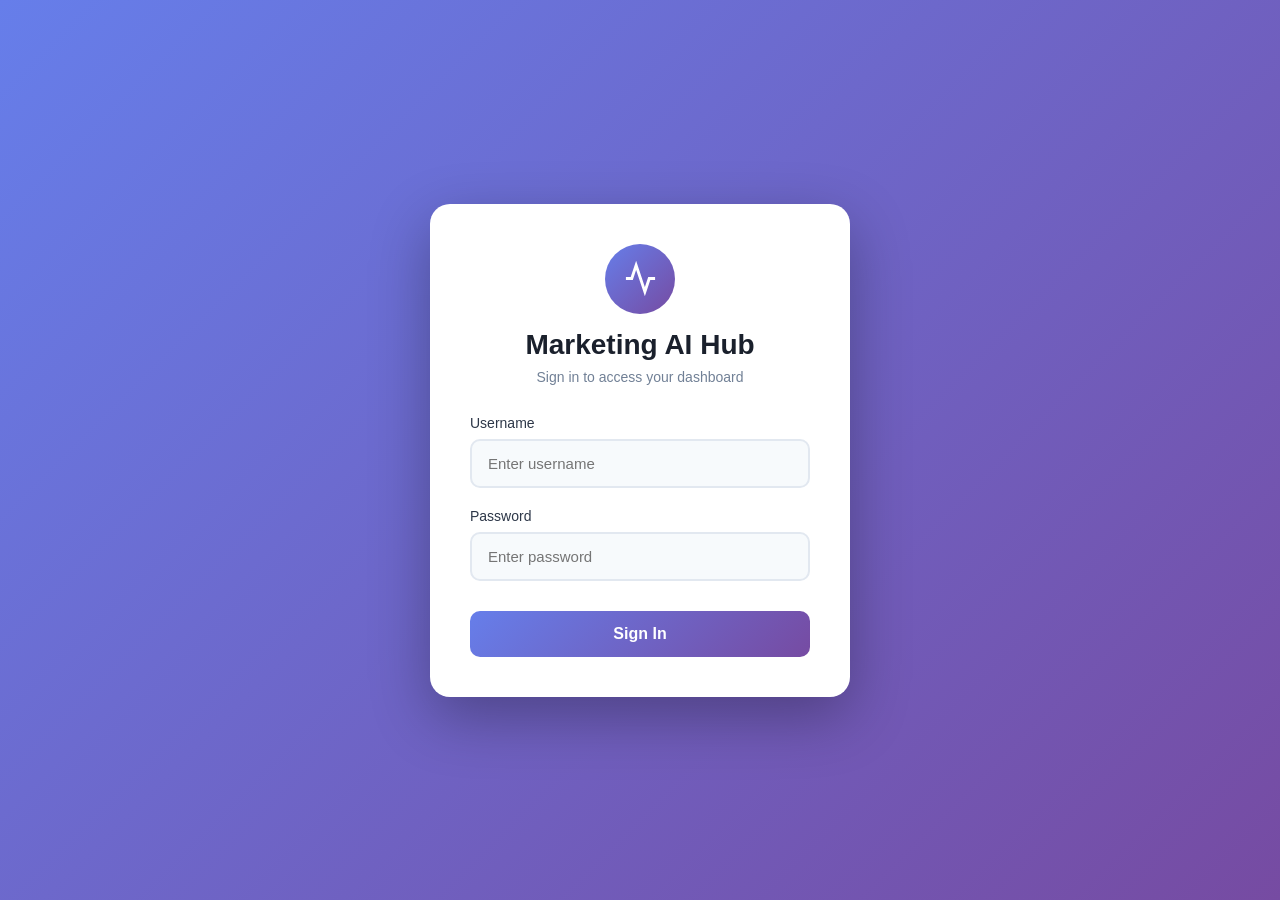
<file: dashboard.html>
<!DOCTYPE html>
<html lang="en">
<head>
    <meta charset="UTF-8">
    <meta name="viewport" content="width=device-width, initial-scale=1.0">
    <title>Twin Innovators — AI Marketing Command Center</title>
    <meta name="description" content="Twin Innovators AI-powered marketing platform dashboard. Unified command center for sentiment analysis, lead scoring, campaign generation, and more.">
    <link rel="preconnect" href="https://fonts.googleapis.com">
    <link rel="preconnect" href="https://fonts.gstatic.com" crossorigin>
    <link href="https://fonts.googleapis.com/css2?family=Inter:wght@300;400;500;600;700;800;900&display=swap" rel="stylesheet">
    <style>
        /* ===== CSS RESET & VARIABLES ===== */
        *, *::before, *::after {
            margin: 0;
            padding: 0;
            box-sizing: border-box;
        }

        :root {
            /* Dark theme (default) */
            --bg-primary: #0a0e1a;
            --bg-secondary: #111827;
            --bg-card: rgba(17, 24, 39, 0.7);
            --bg-card-hover: rgba(25, 35, 55, 0.85);
            --bg-glass: rgba(255, 255, 255, 0.04);
            --bg-glass-border: rgba(255, 255, 255, 0.08);
            --text-primary: #f1f5f9;
            --text-secondary: #94a3b8;
            --text-muted: #64748b;
            --border-color: rgba(255, 255, 255, 0.06);
            --shadow-color: rgba(0, 0, 0, 0.4);
            --accent-blue: #3b82f6;
            --accent-purple: #8b5cf6;
            --accent-cyan: #06b6d4;
            --accent-emerald: #10b981;
            --accent-orange: #f97316;
            --accent-rose: #f43f5e;
            --accent-amber: #f59e0b;
            --accent-indigo: #6366f1;
            --glow-blue: rgba(59, 130, 246, 0.15);
            --glow-purple: rgba(139, 92, 246, 0.15);
            --sidebar-width: 260px;
            --header-height: 72px;
        }

        body.light-mode {
            --bg-primary: #f0f2f5;
            --bg-secondary: #ffffff;
            --bg-card: rgba(255, 255, 255, 0.85);
            --bg-card-hover: rgba(255, 255, 255, 0.95);
            --bg-glass: rgba(255, 255, 255, 0.6);
            --bg-glass-border: rgba(0, 0, 0, 0.08);
            --text-primary: #0f172a;
            --text-secondary: #475569;
            --text-muted: #94a3b8;
            --border-color: rgba(0, 0, 0, 0.06);
            --shadow-color: rgba(0, 0, 0, 0.08);
            --glow-blue: rgba(59, 130, 246, 0.08);
            --glow-purple: rgba(139, 92, 246, 0.08);
        }

        /* ===== BASE STYLES ===== */
        html {
            scroll-behavior: smooth;
        }

        body {
            font-family: 'Inter', -apple-system, BlinkMacSystemFont, 'Segoe UI', sans-serif;
            background: var(--bg-primary);
            color: var(--text-primary);
            min-height: 100vh;
            transition: background 0.5s cubic-bezier(0.4, 0, 0.2, 1), color 0.5s cubic-bezier(0.4, 0, 0.2, 1);
            overflow-x: hidden;
        }

        /* ===== ANIMATED BACKGROUND ===== */
        .bg-mesh {
            position: fixed;
            inset: 0;
            z-index: 0;
            pointer-events: none;
            overflow: hidden;
        }

        .bg-mesh::before {
            content: '';
            position: absolute;
            width: 600px;
            height: 600px;
            background: radial-gradient(circle, rgba(59, 130, 246, 0.12) 0%, transparent 70%);
            top: -100px;
            right: -100px;
            animation: float-orb 20s ease-in-out infinite;
        }

        .bg-mesh::after {
            content: '';
            position: absolute;
            width: 500px;
            height: 500px;
            background: radial-gradient(circle, rgba(139, 92, 246, 0.1) 0%, transparent 70%);
            bottom: -80px;
            left: -80px;
            animation: float-orb 25s ease-in-out infinite reverse;
        }

        .bg-orb-3 {
            position: fixed;
            width: 400px;
            height: 400px;
            background: radial-gradient(circle, rgba(6, 182, 212, 0.08) 0%, transparent 70%);
            top: 50%;
            left: 50%;
            transform: translate(-50%, -50%);
            animation: float-orb 18s ease-in-out infinite 5s;
            pointer-events: none;
            z-index: 0;
        }

        body.light-mode .bg-mesh::before {
            background: radial-gradient(circle, rgba(59, 130, 246, 0.06) 0%, transparent 70%);
        }
        body.light-mode .bg-mesh::after {
            background: radial-gradient(circle, rgba(139, 92, 246, 0.05) 0%, transparent 70%);
        }

        @keyframes float-orb {
            0%, 100% { transform: translate(0, 0) scale(1); }
            33% { transform: translate(30px, -40px) scale(1.05); }
            66% { transform: translate(-20px, 20px) scale(0.95); }
        }

        /* ===== PARTICLE CANVAS ===== */
        #particleCanvas {
            position: fixed;
            inset: 0;
            z-index: 0;
            pointer-events: none;
        }

        /* ===== LAYOUT ===== */
        .app-layout {
            display: flex;
            min-height: 100vh;
            position: relative;
            z-index: 1;
        }

        /* ===== SIDEBAR ===== */
        .sidebar {
            width: var(--sidebar-width);
            height: 100vh;
            position: fixed;
            top: 0;
            left: 0;
            z-index: 50;
            background: var(--bg-card);
            backdrop-filter: blur(20px);
            -webkit-backdrop-filter: blur(20px);
            border-right: 1px solid var(--bg-glass-border);
            display: flex;
            flex-direction: column;
            transition: transform 0.4s cubic-bezier(0.4, 0, 0.2, 1), background 0.5s ease;
            overflow-y: auto;
        }

        .sidebar-logo {
            padding: 24px 24px 20px;
            display: flex;
            align-items: center;
            gap: 14px;
            border-bottom: 1px solid var(--border-color);
        }

        .logo-icon {
            width: 44px;
            height: 44px;
            background: linear-gradient(135deg, #3b82f6, #8b5cf6);
            border-radius: 12px;
            display: flex;
            align-items: center;
            justify-content: center;
            flex-shrink: 0;
            box-shadow: 0 4px 15px rgba(59, 130, 246, 0.3);
        }

        .logo-icon svg {
            width: 22px;
            height: 22px;
            stroke: white;
            fill: none;
            stroke-width: 2;
            stroke-linecap: round;
            stroke-linejoin: round;
        }

        .logo-text {
            display: flex;
            flex-direction: column;
        }

        .logo-brand {
            font-size: 16px;
            font-weight: 800;
            background: linear-gradient(135deg, #3b82f6, #8b5cf6, #06b6d4);
            -webkit-background-clip: text;
            -webkit-text-fill-color: transparent;
            background-clip: text;
            letter-spacing: -0.3px;
        }

        .logo-sub {
            font-size: 10px;
            font-weight: 500;
            color: var(--text-muted);
            text-transform: uppercase;
            letter-spacing: 1.5px;
            margin-top: 2px;
        }

        .sidebar-section {
            padding: 20px 16px 8px;
        }

        .sidebar-label {
            font-size: 10px;
            font-weight: 700;
            text-transform: uppercase;
            letter-spacing: 1.5px;
            color: var(--text-muted);
            padding: 0 8px;
            margin-bottom: 8px;
        }

        .sidebar-nav {
            display: flex;
            flex-direction: column;
            gap: 2px;
        }

        .nav-item {
            display: flex;
            align-items: center;
            gap: 12px;
            padding: 11px 14px;
            border-radius: 10px;
            cursor: pointer;
            transition: all 0.25s ease;
            text-decoration: none;
            color: var(--text-secondary);
            font-size: 13.5px;
            font-weight: 500;
            position: relative;
        }

        .nav-item:hover {
            background: var(--bg-glass);
            color: var(--text-primary);
        }

        .nav-item.active {
            background: linear-gradient(135deg, rgba(59, 130, 246, 0.15), rgba(139, 92, 246, 0.1));
            color: var(--accent-blue);
            font-weight: 600;
        }

        .nav-item.active::before {
            content: '';
            position: absolute;
            left: 0;
            top: 50%;
            transform: translateY(-50%);
            width: 3px;
            height: 20px;
            background: linear-gradient(to bottom, #3b82f6, #8b5cf6);
            border-radius: 0 4px 4px 0;
        }

        .nav-icon {
            width: 20px;
            height: 20px;
            flex-shrink: 0;
        }

        .nav-icon svg {
            width: 100%;
            height: 100%;
            stroke: currentColor;
            fill: none;
            stroke-width: 1.8;
            stroke-linecap: round;
            stroke-linejoin: round;
        }

        .nav-badge {
            margin-left: auto;
            font-size: 10px;
            font-weight: 700;
            padding: 2px 8px;
            border-radius: 20px;
            background: linear-gradient(135deg, #3b82f6, #8b5cf6);
            color: white;
        }

        .sidebar-footer {
            margin-top: auto;
            padding: 16px;
            border-top: 1px solid var(--border-color);
        }

        .user-card {
            display: flex;
            align-items: center;
            gap: 12px;
            padding: 12px;
            border-radius: 12px;
            background: var(--bg-glass);
            border: 1px solid var(--bg-glass-border);
        }

        .user-avatar {
            width: 38px;
            height: 38px;
            border-radius: 10px;
            background: linear-gradient(135deg, #10b981, #06b6d4);
            display: flex;
            align-items: center;
            justify-content: center;
            font-size: 15px;
            font-weight: 700;
            color: white;
            flex-shrink: 0;
        }

        .user-info {
            flex: 1;
            min-width: 0;
        }

        .user-name {
            font-size: 13px;
            font-weight: 600;
            color: var(--text-primary);
            white-space: nowrap;
            overflow: hidden;
            text-overflow: ellipsis;
        }

        .user-role {
            font-size: 11px;
            color: var(--text-muted);
        }

        .logout-btn {
            width: 32px;
            height: 32px;
            border: none;
            background: none;
            cursor: pointer;
            color: var(--text-muted);
            border-radius: 8px;
            display: flex;
            align-items: center;
            justify-content: center;
            transition: all 0.2s;
        }

        .logout-btn:hover {
            background: rgba(244, 63, 94, 0.1);
            color: var(--accent-rose);
        }

        .logout-btn svg {
            width: 16px;
            height: 16px;
            stroke: currentColor;
            fill: none;
            stroke-width: 2;
            stroke-linecap: round;
            stroke-linejoin: round;
        }

        /* ===== MAIN CONTENT ===== */
        .main-content {
            margin-left: var(--sidebar-width);
            flex: 1;
            min-height: 100vh;
        }

        /* ===== TOP BAR ===== */
        .topbar {
            height: var(--header-height);
            position: sticky;
            top: 0;
            z-index: 40;
            display: flex;
            align-items: center;
            justify-content: space-between;
            padding: 0 32px;
            background: var(--bg-card);
            backdrop-filter: blur(20px);
            -webkit-backdrop-filter: blur(20px);
            border-bottom: 1px solid var(--bg-glass-border);
            transition: background 0.5s ease;
        }

        .topbar-left {
            display: flex;
            align-items: center;
            gap: 16px;
        }

        .mobile-toggle {
            display: none;
            width: 40px;
            height: 40px;
            border: none;
            border-radius: 10px;
            cursor: pointer;
            background: var(--bg-glass);
            color: var(--text-primary);
            align-items: center;
            justify-content: center;
        }

        .mobile-toggle svg {
            width: 20px;
            height: 20px;
            stroke: currentColor;
            fill: none;
            stroke-width: 2;
        }

        .page-title-section h2 {
            font-size: 20px;
            font-weight: 700;
            color: var(--text-primary);
        }

        .page-title-section p {
            font-size: 13px;
            color: var(--text-muted);
            margin-top: 2px;
        }

        .topbar-right {
            display: flex;
            align-items: center;
            gap: 10px;
        }

        .topbar-btn {
            height: 38px;
            padding: 0 16px;
            border: 1px solid var(--bg-glass-border);
            border-radius: 10px;
            cursor: pointer;
            display: flex;
            align-items: center;
            gap: 8px;
            font-size: 13px;
            font-weight: 600;
            font-family: inherit;
            transition: all 0.3s ease;
            background: var(--bg-glass);
            color: var(--text-secondary);
        }

        .topbar-btn:hover {
            background: var(--bg-card-hover);
            color: var(--text-primary);
            border-color: var(--accent-blue);
            transform: translateY(-1px);
        }

        .topbar-btn svg {
            width: 16px;
            height: 16px;
            stroke: currentColor;
            fill: none;
            stroke-width: 2;
            stroke-linecap: round;
            stroke-linejoin: round;
        }

        .topbar-btn.accent {
            background: linear-gradient(135deg, #3b82f6, #8b5cf6);
            color: white;
            border: none;
            box-shadow: 0 4px 15px rgba(59, 130, 246, 0.25);
        }

        .topbar-btn.accent:hover {
            box-shadow: 0 6px 20px rgba(59, 130, 246, 0.35);
            color: white;
        }

        .theme-toggle-btn {
            width: 38px;
            height: 38px;
            padding: 0;
            border: 1px solid var(--bg-glass-border);
            border-radius: 10px;
            cursor: pointer;
            display: flex;
            align-items: center;
            justify-content: center;
            background: var(--bg-glass);
            color: var(--text-secondary);
            transition: all 0.3s ease;
        }

        .theme-toggle-btn:hover {
            background: var(--bg-card-hover);
            color: var(--accent-amber);
            transform: rotate(20deg);
        }

        .theme-toggle-btn svg {
            width: 18px;
            height: 18px;
            stroke: currentColor;
            fill: none;
            stroke-width: 2;
            stroke-linecap: round;
            stroke-linejoin: round;
        }

        /* ===== PAGE CONTENT ===== */
        .page-content {
            padding: 32px;
        }

        /* ===== WELCOME HERO ===== */
        .welcome-hero {
            background: linear-gradient(135deg, rgba(59, 130, 246, 0.08), rgba(139, 92, 246, 0.06), rgba(6, 182, 212, 0.05));
            border: 1px solid var(--bg-glass-border);
            border-radius: 20px;
            padding: 36px 40px;
            margin-bottom: 32px;
            position: relative;
            overflow: hidden;
        }

        body.light-mode .welcome-hero {
            background: linear-gradient(135deg, rgba(59, 130, 246, 0.05), rgba(139, 92, 246, 0.04), rgba(6, 182, 212, 0.03));
        }

        .welcome-hero::before {
            content: '';
            position: absolute;
            top: -50%;
            right: -20%;
            width: 400px;
            height: 400px;
            background: radial-gradient(circle, rgba(59, 130, 246, 0.08) 0%, transparent 70%);
            pointer-events: none;
        }

        .welcome-hero-content {
            position: relative;
            z-index: 1;
        }

        .welcome-greeting {
            font-size: 14px;
            font-weight: 600;
            color: var(--accent-blue);
            text-transform: uppercase;
            letter-spacing: 1.2px;
            margin-bottom: 8px;
            display: flex;
            align-items: center;
            gap: 8px;
        }

        .welcome-greeting .wave {
            display: inline-block;
            animation: wave 2.5s ease-in-out infinite;
            transform-origin: 70% 70%;
        }

        @keyframes wave {
            0%, 100% { transform: rotate(0deg); }
            10% { transform: rotate(14deg); }
            20% { transform: rotate(-8deg); }
            30% { transform: rotate(14deg); }
            40% { transform: rotate(-4deg); }
            50% { transform: rotate(10deg); }
            60%, 100% { transform: rotate(0deg); }
        }

        .welcome-name {
            font-size: 32px;
            font-weight: 800;
            margin-bottom: 6px;
            line-height: 1.2;
        }

        .welcome-name span {
            background: linear-gradient(135deg, #3b82f6, #8b5cf6, #06b6d4);
            -webkit-background-clip: text;
            -webkit-text-fill-color: transparent;
            background-clip: text;
        }

        .welcome-desc {
            font-size: 15px;
            color: var(--text-secondary);
            max-width: 550px;
            line-height: 1.6;
        }

        /* ===== STATS ROW ===== */
        .stats-row {
            display: grid;
            grid-template-columns: repeat(4, 1fr);
            gap: 20px;
            margin-bottom: 32px;
        }

        .stat-card {
            background: var(--bg-card);
            backdrop-filter: blur(10px);
            border: 1px solid var(--bg-glass-border);
            border-radius: 16px;
            padding: 22px 24px;
            display: flex;
            align-items: center;
            gap: 16px;
            transition: all 0.35s cubic-bezier(0.4, 0, 0.2, 1);
            position: relative;
            overflow: hidden;
        }

        .stat-card::after {
            content: '';
            position: absolute;
            inset: 0;
            border-radius: 16px;
            opacity: 0;
            transition: opacity 0.35s ease;
        }

        .stat-card:hover {
            transform: translateY(-3px);
            border-color: rgba(59, 130, 246, 0.2);
        }

        .stat-card:hover::after {
            opacity: 1;
        }

        .stat-icon-wrap {
            width: 48px;
            height: 48px;
            border-radius: 14px;
            display: flex;
            align-items: center;
            justify-content: center;
            flex-shrink: 0;
        }

        .stat-icon-wrap svg {
            width: 22px;
            height: 22px;
            stroke: white;
            fill: none;
            stroke-width: 2;
            stroke-linecap: round;
            stroke-linejoin: round;
        }

        .stat-info {
            flex: 1;
        }

        .stat-label {
            font-size: 12px;
            font-weight: 500;
            color: var(--text-muted);
            margin-bottom: 4px;
        }

        .stat-value {
            font-size: 26px;
            font-weight: 800;
            color: var(--text-primary);
            line-height: 1;
        }

        .stat-change {
            font-size: 11px;
            font-weight: 600;
            margin-top: 4px;
            display: flex;
            align-items: center;
            gap: 3px;
        }

        .stat-change.positive { color: #10b981; }
        .stat-change.negative { color: #f43f5e; }

        /* ===== SECTION HEADERS ===== */
        .section-header {
            display: flex;
            align-items: center;
            justify-content: space-between;
            margin-bottom: 20px;
        }

        .section-title {
            font-size: 18px;
            font-weight: 700;
            color: var(--text-primary);
            display: flex;
            align-items: center;
            gap: 10px;
        }

        .section-title .dot {
            width: 8px;
            height: 8px;
            border-radius: 50%;
            background: linear-gradient(135deg, #3b82f6, #8b5cf6);
            box-shadow: 0 0 8px rgba(59, 130, 246, 0.4);
        }

        .section-count {
            font-size: 12px;
            font-weight: 600;
            color: var(--text-muted);
            background: var(--bg-glass);
            padding: 4px 12px;
            border-radius: 20px;
            border: 1px solid var(--bg-glass-border);
        }

        /* ===== MODULE GRID ===== */
        .modules-grid {
            display: grid;
            grid-template-columns: repeat(3, 1fr);
            gap: 20px;
            margin-bottom: 40px;
        }

        .module-card {
            background: var(--bg-card);
            backdrop-filter: blur(10px);
            border: 1px solid var(--bg-glass-border);
            border-radius: 20px;
            overflow: hidden;
            transition: all 0.4s cubic-bezier(0.4, 0, 0.2, 1);
            cursor: pointer;
            position: relative;
        }

        .module-card::before {
            content: '';
            position: absolute;
            inset: 0;
            border-radius: 20px;
            padding: 1px;
            background: linear-gradient(135deg, transparent 40%, var(--card-accent, #3b82f6) 100%);
            -webkit-mask: linear-gradient(#fff 0 0) content-box, linear-gradient(#fff 0 0);
            mask: linear-gradient(#fff 0 0) content-box, linear-gradient(#fff 0 0);
            -webkit-mask-composite: xor;
            mask-composite: exclude;
            opacity: 0;
            transition: opacity 0.4s ease;
        }

        .module-card:hover {
            transform: translateY(-6px);
            box-shadow: 0 20px 50px var(--shadow-color);
        }

        .module-card:hover::before {
            opacity: 0.6;
        }

        .module-card-inner {
            padding: 28px;
            position: relative;
            z-index: 1;
        }

        .module-top {
            display: flex;
            align-items: flex-start;
            justify-content: space-between;
            margin-bottom: 20px;
        }

        .module-icon-wrap {
            width: 52px;
            height: 52px;
            border-radius: 14px;
            display: flex;
            align-items: center;
            justify-content: center;
            position: relative;
        }

        .module-icon-wrap::after {
            content: '';
            position: absolute;
            inset: 0;
            border-radius: 14px;
            background: inherit;
            filter: blur(12px);
            opacity: 0.4;
            z-index: -1;
        }

        .module-icon-wrap svg {
            width: 24px;
            height: 24px;
            stroke: white;
            fill: none;
            stroke-width: 2;
            stroke-linecap: round;
            stroke-linejoin: round;
        }

        .module-status {
            display: flex;
            align-items: center;
            gap: 6px;
            font-size: 11px;
            font-weight: 600;
            color: #10b981;
            background: rgba(16, 185, 129, 0.1);
            padding: 4px 10px;
            border-radius: 20px;
            border: 1px solid rgba(16, 185, 129, 0.15);
        }

        .module-status .pulse {
            width: 6px;
            height: 6px;
            border-radius: 50%;
            background: #10b981;
            animation: pulse 2s ease-in-out infinite;
        }

        @keyframes pulse {
            0%, 100% { opacity: 1; transform: scale(1); }
            50% { opacity: 0.5; transform: scale(1.3); }
        }

        .module-title {
            font-size: 17px;
            font-weight: 700;
            color: var(--text-primary);
            margin-bottom: 8px;
        }

        .module-description {
            font-size: 13px;
            color: var(--text-secondary);
            line-height: 1.6;
            margin-bottom: 24px;
        }

        .module-footer {
            display: flex;
            align-items: center;
            justify-content: space-between;
        }

        .module-tags {
            display: flex;
            gap: 6px;
        }

        .module-tag {
            font-size: 10px;
            font-weight: 600;
            padding: 4px 10px;
            border-radius: 6px;
            background: var(--bg-glass);
            color: var(--text-muted);
            border: 1px solid var(--bg-glass-border);
            text-transform: uppercase;
            letter-spacing: 0.5px;
        }

        .module-launch-btn {
            width: 40px;
            height: 40px;
            border: none;
            border-radius: 12px;
            cursor: pointer;
            display: flex;
            align-items: center;
            justify-content: center;
            transition: all 0.3s ease;
            color: white;
            box-shadow: 0 4px 12px rgba(0, 0, 0, 0.2);
        }

        .module-launch-btn:hover {
            transform: scale(1.1);
            box-shadow: 0 6px 20px rgba(0, 0, 0, 0.3);
        }

        .module-launch-btn svg {
            width: 18px;
            height: 18px;
            stroke: currentColor;
            fill: none;
            stroke-width: 2.5;
            stroke-linecap: round;
            stroke-linejoin: round;
        }

        /* ===== CARD ACCENT COLORS ===== */
        .card-blue { --card-accent: #3b82f6; }
        .card-blue .module-icon-wrap { background: linear-gradient(135deg, #3b82f6, #06b6d4); }
        .card-blue .module-launch-btn { background: linear-gradient(135deg, #3b82f6, #06b6d4); }

        .card-purple { --card-accent: #8b5cf6; }
        .card-purple .module-icon-wrap { background: linear-gradient(135deg, #8b5cf6, #ec4899); }
        .card-purple .module-launch-btn { background: linear-gradient(135deg, #8b5cf6, #ec4899); }

        .card-emerald { --card-accent: #10b981; }
        .card-emerald .module-icon-wrap { background: linear-gradient(135deg, #10b981, #06b6d4); }
        .card-emerald .module-launch-btn { background: linear-gradient(135deg, #10b981, #06b6d4); }

        .card-orange { --card-accent: #f97316; }
        .card-orange .module-icon-wrap { background: linear-gradient(135deg, #f97316, #ef4444); }
        .card-orange .module-launch-btn { background: linear-gradient(135deg, #f97316, #ef4444); }

        .card-amber { --card-accent: #f59e0b; }
        .card-amber .module-icon-wrap { background: linear-gradient(135deg, #eab308, #f97316); }
        .card-amber .module-launch-btn { background: linear-gradient(135deg, #eab308, #f97316); }

        .card-indigo { --card-accent: #6366f1; }
        .card-indigo .module-icon-wrap { background: linear-gradient(135deg, #6366f1, #3b82f6); }
        .card-indigo .module-launch-btn { background: linear-gradient(135deg, #6366f1, #3b82f6); }

        /* ===== FOOTER ===== */
        .dashboard-footer {
            text-align: center;
            padding: 24px 32px;
            font-size: 12px;
            color: var(--text-muted);
            border-top: 1px solid var(--border-color);
        }

        .dashboard-footer span {
            background: linear-gradient(135deg, #3b82f6, #8b5cf6);
            -webkit-background-clip: text;
            -webkit-text-fill-color: transparent;
            background-clip: text;
            font-weight: 700;
        }

        /* ===== ANIMATIONS ===== */
        @keyframes fadeInUp {
            from {
                opacity: 0;
                transform: translateY(20px);
            }
            to {
                opacity: 1;
                transform: translateY(0);
            }
        }

        .animate-in {
            animation: fadeInUp 0.6s cubic-bezier(0.4, 0, 0.2, 1) forwards;
            opacity: 0;
        }

        .delay-1 { animation-delay: 0.1s; }
        .delay-2 { animation-delay: 0.15s; }
        .delay-3 { animation-delay: 0.2s; }
        .delay-4 { animation-delay: 0.25s; }
        .delay-5 { animation-delay: 0.3s; }
        .delay-6 { animation-delay: 0.35s; }

        /* ===== MOBILE RESPONSIVE ===== */
        @media (max-width: 1100px) {
            .modules-grid {
                grid-template-columns: repeat(2, 1fr);
            }
        }

        @media (max-width: 768px) {
            .sidebar {
                transform: translateX(-100%);
            }

            .sidebar.open {
                transform: translateX(0);
            }

            .mobile-toggle {
                display: flex;
            }

            .main-content {
                margin-left: 0;
            }

            .page-content {
                padding: 20px 16px;
            }

            .topbar {
                padding: 0 16px;
            }

            .modules-grid {
                grid-template-columns: 1fr;
            }

            .stats-row {
                grid-template-columns: repeat(2, 1fr);
                gap: 12px;
            }

            .welcome-hero {
                padding: 24px;
            }

            .welcome-name {
                font-size: 24px;
            }

            .topbar-btn.hide-mobile {
                display: none;
            }
        }

        @media (max-width: 480px) {
            .stats-row {
                grid-template-columns: 1fr;
            }
        }

        /* ===== MOBILE OVERLAY ===== */
        .sidebar-overlay {
            display: none;
            position: fixed;
            inset: 0;
            background: rgba(0, 0, 0, 0.5);
            z-index: 45;
        }

        .sidebar-overlay.open {
            display: block;
        }

        /* ===== SCROLLBAR ===== */
        ::-webkit-scrollbar {
            width: 6px;
        }

        ::-webkit-scrollbar-track {
            background: transparent;
        }

        ::-webkit-scrollbar-thumb {
            background: var(--text-muted);
            border-radius: 3px;
        }

        ::-webkit-scrollbar-thumb:hover {
            background: var(--text-secondary);
        }
    </style>
</head>
<body class="dark-mode">

    <!-- Background effects -->
    <div class="bg-mesh"></div>
    <div class="bg-orb-3"></div>
    <canvas id="particleCanvas"></canvas>

    <div class="app-layout">
        <!-- ===== SIDEBAR ===== -->
        <aside class="sidebar" id="sidebar">
            <div class="sidebar-logo">
                <div class="logo-icon">
                    <svg viewBox="0 0 24 24">
                        <polyline points="22 12 18 12 15 21 9 3 6 12 2 12"></polyline>
                    </svg>
                </div>
                <div class="logo-text">
                    <div class="logo-brand">Twin Innovators</div>
                    <div class="logo-sub">AI Marketing Suite</div>
                </div>
            </div>

            <div class="sidebar-section">
                <div class="sidebar-label">Main</div>
                <nav class="sidebar-nav">
                    <a class="nav-item active" href="#">
                        <div class="nav-icon"><svg viewBox="0 0 24 24"><rect x="3" y="3" width="7" height="7" rx="1"></rect><rect x="14" y="3" width="7" height="7" rx="1"></rect><rect x="3" y="14" width="7" height="7" rx="1"></rect><rect x="14" y="14" width="7" height="7" rx="1"></rect></svg></div>
                        Dashboard
                    </a>
                    <a class="nav-item" href="http://localhost:9000">
                        <div class="nav-icon"><svg viewBox="0 0 24 24"><rect x="3" y="3" width="18" height="18" rx="2" ry="2"></rect><circle cx="8.5" cy="8.5" r="1.5"></circle><polyline points="21 15 16 10 5 21"></polyline></svg></div>
                        Poster Creator
                    </a>
                    <a class="nav-item" href="http://localhost:5010">
                        <div class="nav-icon"><svg viewBox="0 0 24 24"><circle cx="18" cy="5" r="3"></circle><circle cx="6" cy="12" r="3"></circle><circle cx="18" cy="19" r="3"></circle><line x1="8.59" y1="13.51" x2="15.42" y2="17.49"></line><line x1="15.41" y1="6.51" x2="8.59" y2="10.49"></line></svg></div>
                        Meta Analytics
                    </a>
                </nav>
            </div>

            <div class="sidebar-section">
                <div class="sidebar-label">AI Modules</div>
                <nav class="sidebar-nav">
                    <a class="nav-item" href="http://localhost:5000">
                        <div class="nav-icon"><svg viewBox="0 0 24 24"><polyline points="23 6 13.5 15.5 8.5 10.5 1 18"></polyline><polyline points="17 6 23 6 23 12"></polyline></svg></div>
                        Sentiment Tracker
                        <span class="nav-badge">Live</span>
                    </a>
                    <a class="nav-item" href="http://localhost:5002">
                        <div class="nav-icon"><svg viewBox="0 0 24 24"><path d="M17 21v-2a4 4 0 0 0-4-4H5a4 4 0 0 0-4 4v2"></path><circle cx="9" cy="7" r="4"></circle><path d="M23 21v-2a4 4 0 0 0-3-3.87"></path><path d="M16 3.13a4 4 0 0 1 0 7.75"></path></svg></div>
                        Lead Scorer
                    </a>
                    <a class="nav-item" href="chatbotfinal.html">
                        <div class="nav-icon"><svg viewBox="0 0 24 24"><path d="M21 15a2 2 0 0 1-2 2H7l-4 4V5a2 2 0 0 1 2-2h14a2 2 0 0 1 2 2z"></path></svg></div>
                        Marketing Chatbot
                    </a>
                    <a class="nav-item" href="http://localhost:5004">
                        <div class="nav-icon"><svg viewBox="0 0 24 24"><path d="M14 2H6a2 2 0 0 0-2 2v16a2 2 0 0 0 2 2h12a2 2 0 0 0 2-2V8z"></path><polyline points="14 2 14 8 20 8"></polyline></svg></div>
                        Content Engine
                    </a>
                    <a class="nav-item" href="http://localhost:5005">
                        <div class="nav-icon"><svg viewBox="0 0 24 24"><polygon points="13 2 3 14 12 14 11 22 21 10 12 10 13 2"></polygon></svg></div>
                        Campaign Gen
                    </a>
                    <a class="nav-item" href="http://localhost:5006">
                        <div class="nav-icon"><svg viewBox="0 0 24 24"><polyline points="22 12 18 12 15 21 9 3 6 12 2 12"></polyline></svg></div>
                        Digital Twin
                    </a>
                </nav>
            </div>

            <div class="sidebar-footer">
                <div class="user-card">
                    <div class="user-avatar" id="avatarInitial">U</div>
                    <div class="user-info">
                        <div class="user-name" id="sidebarUsername">User</div>
                        <div class="user-role">Administrator</div>
                    </div>
                    <button class="logout-btn" onclick="logout()" title="Logout">
                        <svg viewBox="0 0 24 24"><path d="M9 21H5a2 2 0 0 1-2-2V5a2 2 0 0 1 2-2h4"></path><polyline points="16 17 21 12 16 7"></polyline><line x1="21" y1="12" x2="9" y2="12"></line></svg>
                    </button>
                </div>
            </div>
        </aside>

        <!-- Mobile Overlay -->
        <div class="sidebar-overlay" id="sidebarOverlay" onclick="closeSidebar()"></div>

        <!-- ===== MAIN CONTENT ===== -->
        <div class="main-content">
            <!-- Top Bar -->
            <header class="topbar">
                <div class="topbar-left">
                    <button class="mobile-toggle" onclick="toggleSidebar()">
                        <svg viewBox="0 0 24 24"><line x1="3" y1="6" x2="21" y2="6"></line><line x1="3" y1="12" x2="21" y2="12"></line><line x1="3" y1="18" x2="21" y2="18"></line></svg>
                    </button>
                    <div class="page-title-section">
                        <h2>Command Center</h2>
                        <p id="currentDate"></p>
                    </div>
                </div>
                <div class="topbar-right">
                    <button class="topbar-btn hide-mobile" onclick="window.location.href='http://localhost:9000'">
                        <svg viewBox="0 0 24 24"><rect x="3" y="3" width="18" height="18" rx="2" ry="2"></rect><circle cx="8.5" cy="8.5" r="1.5"></circle><polyline points="21 15 16 10 5 21"></polyline></svg>
                        Poster Creator
                    </button>
                    <button class="topbar-btn accent hide-mobile" onclick="window.location.href='http://localhost:5010'">
                        <svg viewBox="0 0 24 24"><circle cx="18" cy="5" r="3"></circle><circle cx="6" cy="12" r="3"></circle><circle cx="18" cy="19" r="3"></circle><line x1="8.59" y1="13.51" x2="15.42" y2="17.49"></line><line x1="15.41" y1="6.51" x2="8.59" y2="10.49"></line></svg>
                        Meta Analytics
                    </button>
                    <button class="theme-toggle-btn" onclick="toggleTheme()" id="themeBtn" title="Toggle Theme">
                        <svg id="themeIcon" viewBox="0 0 24 24">
                            <path d="M21 12.79A9 9 0 1 1 11.21 3 7 7 0 0 0 21 12.79z"></path>
                        </svg>
                    </button>
                </div>
            </header>

            <!-- Page Content -->
            <div class="page-content">
                <!-- Welcome Hero -->
                <div class="welcome-hero animate-in">
                    <div class="welcome-hero-content">
                        <div class="welcome-greeting">
                            <span class="wave">👋</span> Welcome back
                        </div>
                        <h1 class="welcome-name">Hello, <span id="welcomeUser">User</span></h1>
                        <p class="welcome-desc">Your AI-powered marketing command center is ready. Select a module below to start analyzing, generating, and optimizing your marketing strategy.</p>
                    </div>
                </div>

                <!-- Stats Row -->
                <div class="stats-row">
                    <div class="stat-card animate-in delay-1">
                        <div class="stat-icon-wrap" style="background: linear-gradient(135deg, #3b82f6, #06b6d4);">
                            <svg viewBox="0 0 24 24"><rect x="3" y="3" width="7" height="7" rx="1"></rect><rect x="14" y="3" width="7" height="7" rx="1"></rect><rect x="3" y="14" width="7" height="7" rx="1"></rect><rect x="14" y="14" width="7" height="7" rx="1"></rect></svg>
                        </div>
                        <div class="stat-info">
                            <div class="stat-label">Active Modules</div>
                            <div class="stat-value" data-count="6">0</div>
                            <div class="stat-change positive">↑ All Online</div>
                        </div>
                    </div>
                    <div class="stat-card animate-in delay-2">
                        <div class="stat-icon-wrap" style="background: linear-gradient(135deg, #8b5cf6, #ec4899);">
                            <svg viewBox="0 0 24 24"><path d="M17 21v-2a4 4 0 0 0-4-4H5a4 4 0 0 0-4 4v2"></path><circle cx="9" cy="7" r="4"></circle><path d="M23 21v-2a4 4 0 0 0-3-3.87"></path><path d="M16 3.13a4 4 0 0 1 0 7.75"></path></svg>
                        </div>
                        <div class="stat-info">
                            <div class="stat-label">Leads Scored</div>
                            <div class="stat-value" data-count="12847">0</div>
                            <div class="stat-change positive">↑ 18.2%</div>
                        </div>
                    </div>
                    <div class="stat-card animate-in delay-3">
                        <div class="stat-icon-wrap" style="background: linear-gradient(135deg, #10b981, #06b6d4);">
                            <svg viewBox="0 0 24 24"><polyline points="23 6 13.5 15.5 8.5 10.5 1 18"></polyline><polyline points="17 6 23 6 23 12"></polyline></svg>
                        </div>
                        <div class="stat-info">
                            <div class="stat-label">Campaigns Active</div>
                            <div class="stat-value" data-count="34">0</div>
                            <div class="stat-change positive">↑ 7 new</div>
                        </div>
                    </div>
                    <div class="stat-card animate-in delay-4">
                        <div class="stat-icon-wrap" style="background: linear-gradient(135deg, #f97316, #ef4444);">
                            <svg viewBox="0 0 24 24"><path d="M21 15a2 2 0 0 1-2 2H7l-4 4V5a2 2 0 0 1 2-2h14a2 2 0 0 1 2 2z"></path></svg>
                        </div>
                        <div class="stat-info">
                            <div class="stat-label">AI Interactions</div>
                            <div class="stat-value" data-count="5291">0</div>
                            <div class="stat-change positive">↑ 24.5%</div>
                        </div>
                    </div>
                </div>

                <!-- Modules Section -->
                <div class="section-header animate-in delay-3">
                    <div class="section-title">
                        <div class="dot"></div>
                        AI Modules
                    </div>
                    <div class="section-count">6 Modules</div>
                </div>

                <div class="modules-grid">
                    <!-- Module 1: Sentiment Tracker -->
                    <div class="module-card card-blue animate-in delay-1" onclick="window.location.href='http://localhost:5000'">
                        <div class="module-card-inner">
                            <div class="module-top">
                                <div class="module-icon-wrap">
                                    <svg viewBox="0 0 24 24">
                                        <polyline points="23 6 13.5 15.5 8.5 10.5 1 18"></polyline>
                                        <polyline points="17 6 23 6 23 12"></polyline>
                                    </svg>
                                </div>
                                <div class="module-status">
                                    <div class="pulse"></div>
                                    Active
                                </div>
                            </div>
                            <h3 class="module-title">Social Media Sentiment Tracker</h3>
                            <p class="module-description">Real-time sentiment analysis across social platforms with AI-driven insights and trend detection.</p>
                            <div class="module-footer">
                                <div class="module-tags">
                                    <span class="module-tag">NLP</span>
                                    <span class="module-tag">Real-time</span>
                                </div>
                                <button class="module-launch-btn" onclick="event.stopPropagation(); window.location.href='http://localhost:5000'">
                                    <svg viewBox="0 0 24 24"><line x1="5" y1="12" x2="19" y2="12"></line><polyline points="12 5 19 12 12 19"></polyline></svg>
                                </button>
                            </div>
                        </div>
                    </div>

                    <!-- Module 2: Smart Lead Scorer -->
                    <div class="module-card card-purple animate-in delay-2" onclick="window.location.href='http://localhost:5002'">
                        <div class="module-card-inner">
                            <div class="module-top">
                                <div class="module-icon-wrap">
                                    <svg viewBox="0 0 24 24">
                                        <path d="M17 21v-2a4 4 0 0 0-4-4H5a4 4 0 0 0-4 4v2"></path>
                                        <circle cx="9" cy="7" r="4"></circle>
                                        <path d="M23 21v-2a4 4 0 0 0-3-3.87"></path>
                                        <path d="M16 3.13a4 4 0 0 1 0 7.75"></path>
                                    </svg>
                                </div>
                                <div class="module-status">
                                    <div class="pulse"></div>
                                    Active
                                </div>
                            </div>
                            <h3 class="module-title">Smart Lead Scorer</h3>
                            <p class="module-description">AI-powered lead qualification and intelligent scoring engine for high-conversion targeting.</p>
                            <div class="module-footer">
                                <div class="module-tags">
                                    <span class="module-tag">ML</span>
                                    <span class="module-tag">Scoring</span>
                                </div>
                                <button class="module-launch-btn" onclick="event.stopPropagation(); window.location.href='http://localhost:5002'">
                                    <svg viewBox="0 0 24 24"><line x1="5" y1="12" x2="19" y2="12"></line><polyline points="12 5 19 12 12 19"></polyline></svg>
                                </button>
                            </div>
                        </div>
                    </div>

                    <!-- Module 3: Marketing Chatbot -->
                    <div class="module-card card-emerald animate-in delay-3" onclick="window.location.href='chatbotfinal.html'">
                        <div class="module-card-inner">
                            <div class="module-top">
                                <div class="module-icon-wrap">
                                    <svg viewBox="0 0 24 24">
                                        <path d="M21 15a2 2 0 0 1-2 2H7l-4 4V5a2 2 0 0 1 2-2h14a2 2 0 0 1 2 2z"></path>
                                    </svg>
                                </div>
                                <div class="module-status">
                                    <div class="pulse"></div>
                                    Active
                                </div>
                            </div>
                            <h3 class="module-title">Marketing Insights Chatbot</h3>
                            <p class="module-description">Conversational AI assistant for marketing analytics, reporting, and strategic recommendations.</p>
                            <div class="module-footer">
                                <div class="module-tags">
                                    <span class="module-tag">GenAI</span>
                                    <span class="module-tag">Chat</span>
                                </div>
                                <button class="module-launch-btn" onclick="event.stopPropagation(); window.location.href='chatbotfinal.html'">
                                    <svg viewBox="0 0 24 24"><line x1="5" y1="12" x2="19" y2="12"></line><polyline points="12 5 19 12 12 19"></polyline></svg>
                                </button>
                            </div>
                        </div>
                    </div>

                    <!-- Module 4: Content Recommendation -->
                    <div class="module-card card-orange animate-in delay-4" onclick="window.location.href='http://localhost:5004'">
                        <div class="module-card-inner">
                            <div class="module-top">
                                <div class="module-icon-wrap">
                                    <svg viewBox="0 0 24 24">
                                        <path d="M14 2H6a2 2 0 0 0-2 2v16a2 2 0 0 0 2 2h12a2 2 0 0 0 2-2V8z"></path>
                                        <polyline points="14 2 14 8 20 8"></polyline>
                                        <line x1="16" y1="13" x2="8" y2="13"></line>
                                        <line x1="16" y1="17" x2="8" y2="17"></line>
                                    </svg>
                                </div>
                                <div class="module-status">
                                    <div class="pulse"></div>
                                    Active
                                </div>
                            </div>
                            <h3 class="module-title">Content Recommendation Engine</h3>
                            <p class="module-description">Personalized content suggestions powered by deep learning for maximum audience engagement.</p>
                            <div class="module-footer">
                                <div class="module-tags">
                                    <span class="module-tag">Deep Learning</span>
                                    <span class="module-tag">Rec</span>
                                </div>
                                <button class="module-launch-btn" onclick="event.stopPropagation(); window.location.href='http://localhost:5004'">
                                    <svg viewBox="0 0 24 24"><line x1="5" y1="12" x2="19" y2="12"></line><polyline points="12 5 19 12 12 19"></polyline></svg>
                                </button>
                            </div>
                        </div>
                    </div>

                    <!-- Module 5: Campaign Generator -->
                    <div class="module-card card-amber animate-in delay-5" onclick="window.location.href='http://localhost:5005'">
                        <div class="module-card-inner">
                            <div class="module-top">
                                <div class="module-icon-wrap">
                                    <svg viewBox="0 0 24 24">
                                        <polygon points="13 2 3 14 12 14 11 22 21 10 12 10 13 2"></polygon>
                                    </svg>
                                </div>
                                <div class="module-status">
                                    <div class="pulse"></div>
                                    Active
                                </div>
                            </div>
                            <h3 class="module-title">Personalized Campaign Generator</h3>
                            <p class="module-description">Create hyper-targeted marketing campaigns with AI-driven personalization and A/B optimization.</p>
                            <div class="module-footer">
                                <div class="module-tags">
                                    <span class="module-tag">Automation</span>
                                    <span class="module-tag">A/B</span>
                                </div>
                                <button class="module-launch-btn" onclick="event.stopPropagation(); window.location.href='http://localhost:5005'">
                                    <svg viewBox="0 0 24 24"><line x1="5" y1="12" x2="19" y2="12"></line><polyline points="12 5 19 12 12 19"></polyline></svg>
                                </button>
                            </div>
                        </div>
                    </div>

                    <!-- Module 6: Digital Twin Dashboard -->
                    <div class="module-card card-indigo animate-in delay-6" onclick="window.location.href='http://localhost:5006'">
                        <div class="module-card-inner">
                            <div class="module-top">
                                <div class="module-icon-wrap">
                                    <svg viewBox="0 0 24 24">
                                        <polyline points="22 12 18 12 15 21 9 3 6 12 2 12"></polyline>
                                    </svg>
                                </div>
                                <div class="module-status">
                                    <div class="pulse"></div>
                                    Active
                                </div>
                            </div>
                            <h3 class="module-title">Digital Twin Dashboard</h3>
                            <p class="module-description">Comprehensive digital twin analytics with real-time performance metrics and predictive modeling.</p>
                            <div class="module-footer">
                                <div class="module-tags">
                                    <span class="module-tag">Analytics</span>
                                    <span class="module-tag">Predictive</span>
                                </div>
                                <button class="module-launch-btn" onclick="event.stopPropagation(); window.location.href='http://localhost:5006'">
                                    <svg viewBox="0 0 24 24"><line x1="5" y1="12" x2="19" y2="12"></line><polyline points="12 5 19 12 12 19"></polyline></svg>
                                </button>
                            </div>
                        </div>
                    </div>
                </div>

                <!-- Footer -->
                <footer class="dashboard-footer">
                    Built with 🧠 by <span>Twin Innovators</span> — AI Marketing Intelligence Platform &copy; 2026
                </footer>
            </div>
        </div>
    </div>

    <script>
        // ===== AUTH CHECK =====
        const username = sessionStorage.getItem('username');
        if (!username) {
            window.location.href = 'login.html';
        } else {
            document.getElementById('welcomeUser').textContent = username;
            document.getElementById('sidebarUsername').textContent = username;
            document.getElementById('avatarInitial').textContent = username.charAt(0).toUpperCase();
        }

        // ===== DATE DISPLAY =====
        function updateDate() {
            const now = new Date();
            const options = { weekday: 'long', year: 'numeric', month: 'long', day: 'numeric' };
            document.getElementById('currentDate').textContent = now.toLocaleDateString('en-US', options);
        }
        updateDate();

        // ===== THEME MANAGEMENT =====
        let currentTheme = localStorage.getItem('theme') || 'dark';
        applyTheme(currentTheme);

        function toggleTheme() {
            currentTheme = currentTheme === 'dark' ? 'light' : 'dark';
            applyTheme(currentTheme);
        }

        function applyTheme(theme) {
            document.body.className = theme + '-mode';
            localStorage.setItem('theme', theme);
            const icon = document.getElementById('themeIcon');
            if (theme === 'dark') {
                icon.innerHTML = '<path d="M21 12.79A9 9 0 1 1 11.21 3 7 7 0 0 0 21 12.79z"></path>';
            } else {
                icon.innerHTML = '<circle cx="12" cy="12" r="5"></circle><line x1="12" y1="1" x2="12" y2="3"></line><line x1="12" y1="21" x2="12" y2="23"></line><line x1="4.22" y1="4.22" x2="5.64" y2="5.64"></line><line x1="18.36" y1="18.36" x2="19.78" y2="19.78"></line><line x1="1" y1="12" x2="3" y2="12"></line><line x1="21" y1="12" x2="23" y2="12"></line><line x1="4.22" y1="19.78" x2="5.64" y2="18.36"></line><line x1="18.36" y1="5.64" x2="19.78" y2="4.22"></line>';
            }
        }

        // ===== SIDEBAR MOBILE =====
        function toggleSidebar() {
            document.getElementById('sidebar').classList.toggle('open');
            document.getElementById('sidebarOverlay').classList.toggle('open');
        }

        function closeSidebar() {
            document.getElementById('sidebar').classList.remove('open');
            document.getElementById('sidebarOverlay').classList.remove('open');
        }

        // ===== LOGOUT =====
        function logout() {
            sessionStorage.removeItem('username');
            window.location.href = 'login.html';
        }

        // ===== ANIMATED COUNTERS =====
        function animateCounters() {
            const counters = document.querySelectorAll('.stat-value[data-count]');
            counters.forEach(counter => {
                const target = parseInt(counter.getAttribute('data-count'));
                const duration = 2000;
                const startTime = performance.now();

                function update(currentTime) {
                    const elapsed = currentTime - startTime;
                    const progress = Math.min(elapsed / duration, 1);
                    const eased = 1 - Math.pow(1 - progress, 4);
                    const current = Math.round(eased * target);

                    counter.textContent = current.toLocaleString();

                    if (progress < 1) {
                        requestAnimationFrame(update);
                    }
                }

                requestAnimationFrame(update);
            });
        }

        // Start counters when visible
        const observer = new IntersectionObserver((entries) => {
            entries.forEach(entry => {
                if (entry.isIntersecting) {
                    animateCounters();
                    observer.disconnect();
                }
            });
        });

        const statsRow = document.querySelector('.stats-row');
        if (statsRow) observer.observe(statsRow);

        // ===== PARTICLE SYSTEM =====
        (function initParticles() {
            const canvas = document.getElementById('particleCanvas');
            const ctx = canvas.getContext('2d');
            let particles = [];
            const PARTICLE_COUNT = 40;

            function resize() {
                canvas.width = window.innerWidth;
                canvas.height = window.innerHeight;
            }
            resize();
            window.addEventListener('resize', resize);

            class Particle {
                constructor() {
                    this.reset();
                }
                reset() {
                    this.x = Math.random() * canvas.width;
                    this.y = Math.random() * canvas.height;
                    this.vx = (Math.random() - 0.5) * 0.3;
                    this.vy = (Math.random() - 0.5) * 0.3;
                    this.radius = Math.random() * 1.5 + 0.5;
                    this.opacity = Math.random() * 0.3 + 0.05;
                }
                update() {
                    this.x += this.vx;
                    this.y += this.vy;
                    if (this.x < 0 || this.x > canvas.width) this.vx *= -1;
                    if (this.y < 0 || this.y > canvas.height) this.vy *= -1;
                }
                draw() {
                    ctx.beginPath();
                    ctx.arc(this.x, this.y, this.radius, 0, Math.PI * 2);
                    ctx.fillStyle = `rgba(99, 102, 241, ${this.opacity})`;
                    ctx.fill();
                }
            }

            for (let i = 0; i < PARTICLE_COUNT; i++) {
                particles.push(new Particle());
            }

            function drawConnections() {
                for (let i = 0; i < particles.length; i++) {
                    for (let j = i + 1; j < particles.length; j++) {
                        const dx = particles[i].x - particles[j].x;
                        const dy = particles[i].y - particles[j].y;
                        const dist = Math.sqrt(dx * dx + dy * dy);
                        if (dist < 150) {
                            ctx.beginPath();
                            ctx.moveTo(particles[i].x, particles[i].y);
                            ctx.lineTo(particles[j].x, particles[j].y);
                            ctx.strokeStyle = `rgba(99, 102, 241, ${0.03 * (1 - dist / 150)})`;
                            ctx.lineWidth = 0.5;
                            ctx.stroke();
                        }
                    }
                }
            }

            function animate() {
                ctx.clearRect(0, 0, canvas.width, canvas.height);
                particles.forEach(p => {
                    p.update();
                    p.draw();
                });
                drawConnections();
                requestAnimationFrame(animate);
            }

            animate();
        })();
    </script>
</body>
</html>
</file>
